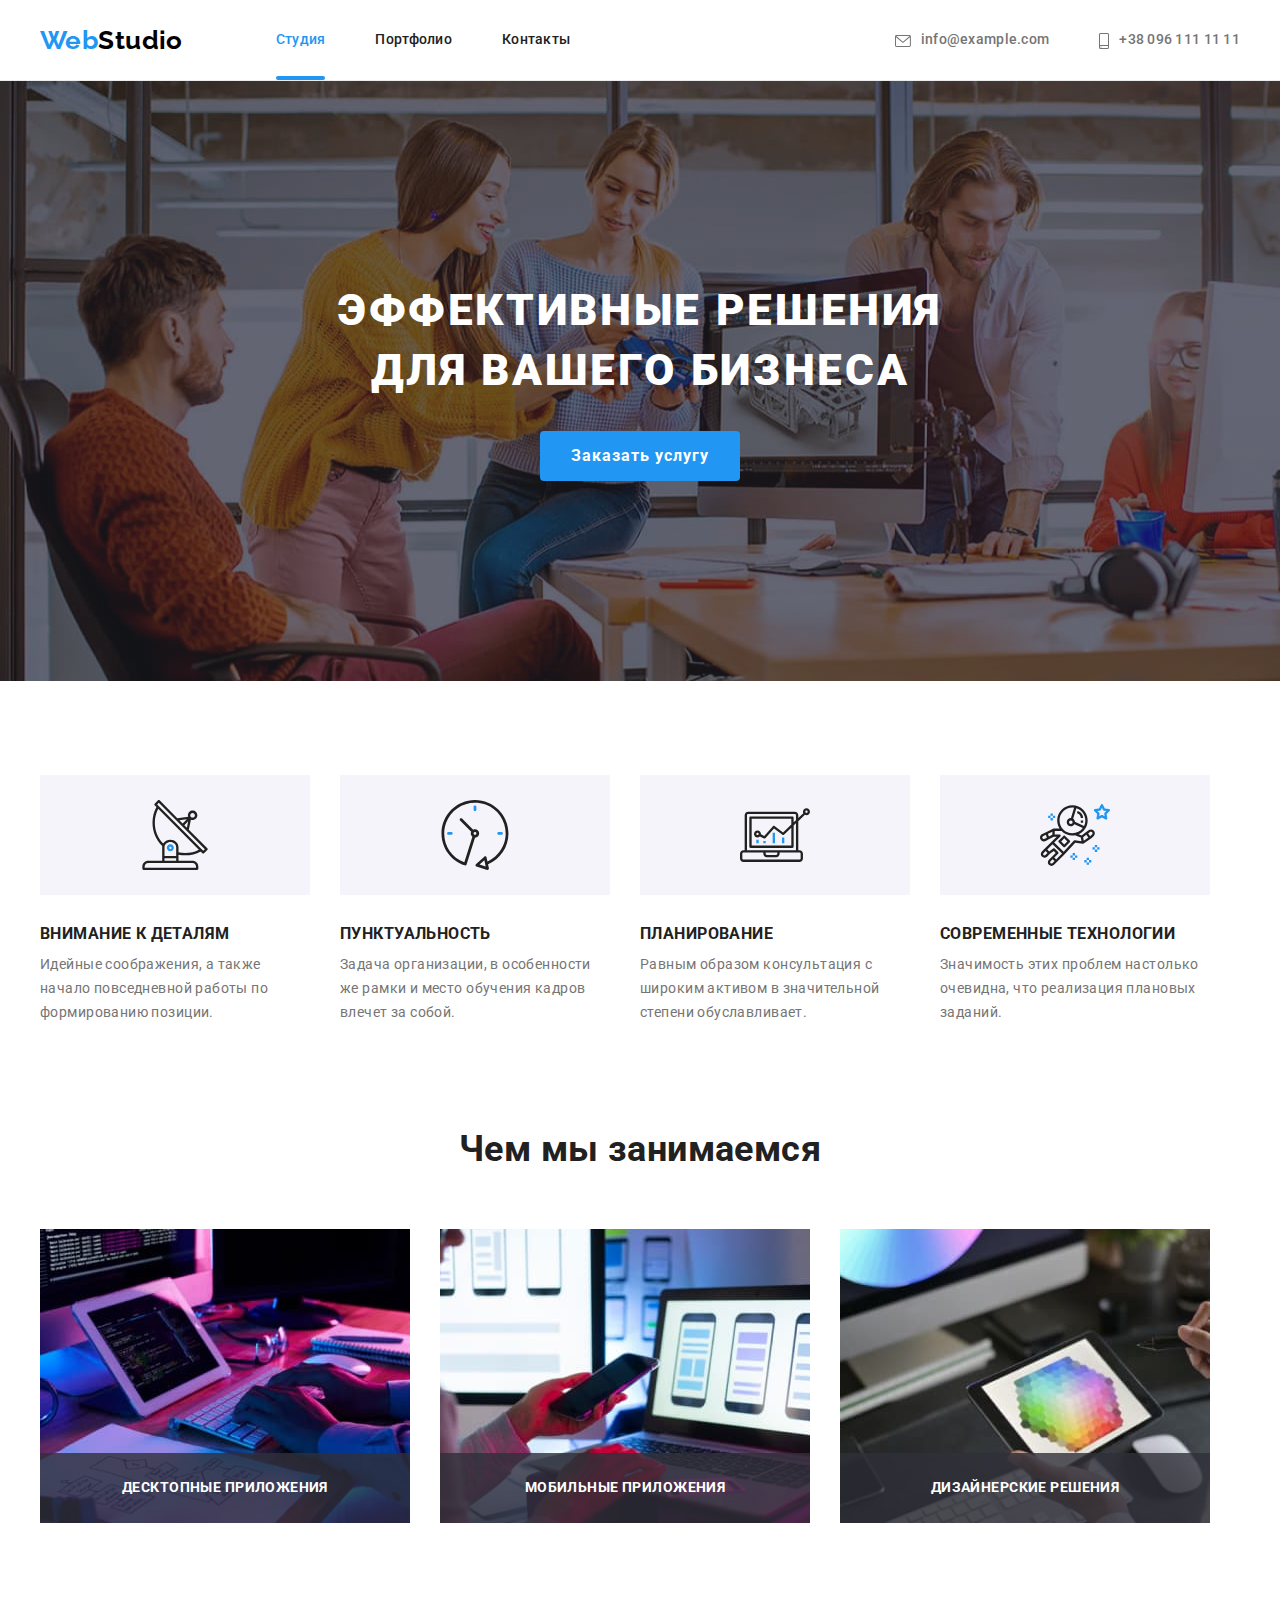
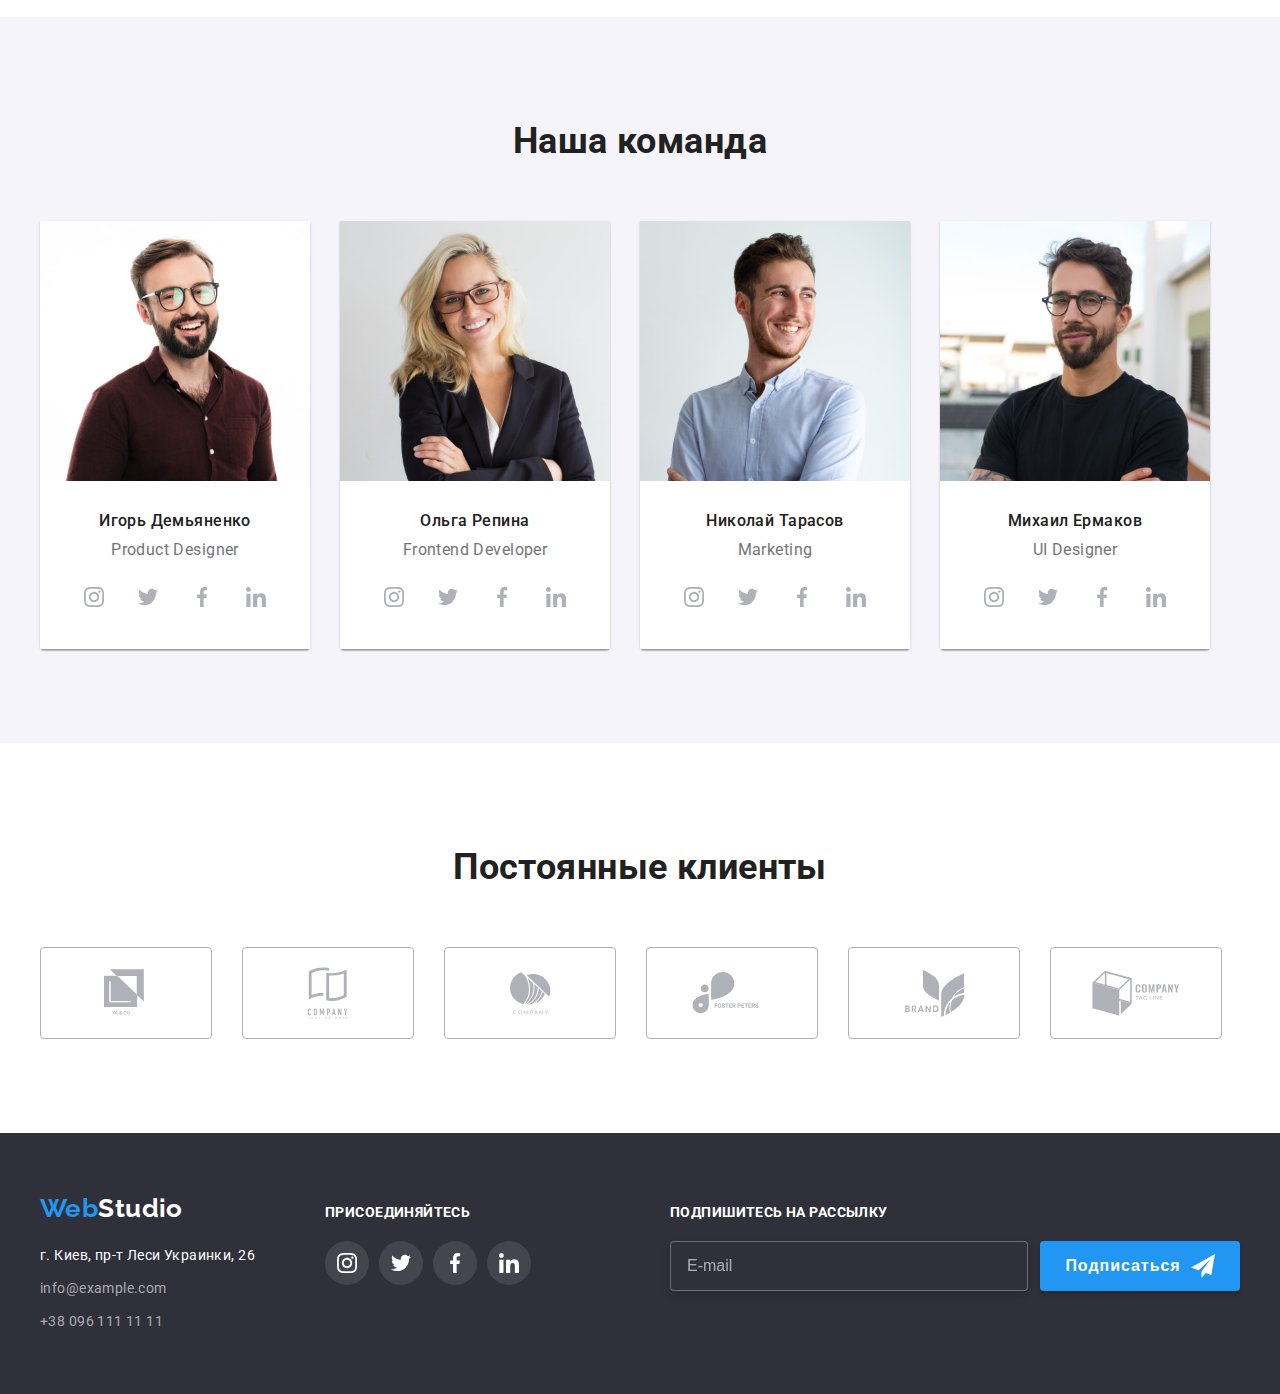
<file: index.html>
<!DOCTYPE html>
<html lang="ru">
<head>
    <meta charset="UTF-8">
    <meta name="viewport" content="width=device-width, initial-scale=1.0">
    <link rel="icon" href="./images/favicon.ico" type="image/x-icon">
    <link rel="preconnect" href="https://fonts.gstatic.com">
    <link href="https://fonts.googleapis.com/css2?family=Raleway:wght@700&family=Roboto:wght@400;500;700;900&display=swap" rel="stylesheet">
    <link rel="stylesheet" href="https://cdnjs.cloudflare.com/ajax/libs/modern-normalize/1.0.0/modern-normalize.min.css" integrity="sha512-ISS7cAi1PEhQ8jnbJpJZMd29NlhNj4AWYyLOSp2CE/CsHxTCu+r+t0D2yoJudVrd0/8fTVPUVDzY5Tvli75u/g==" crossorigin="anonymous" />
    <link rel="stylesheet" href="./css/main.min.css">
    <link rel="stylesheet" href=>
    <title>Web Studio</title>
</head>
<body>
    <!--Навигация-->
    <header class="header"> 
        <div class="conteiner main-nav">      
        <nav class="page-nave">
            <a class="logo" href="./index.html">Web<span class="accent">Studio</span></a>
            <ul class="site-nav list">
                <li class="item"><a class="link current" href="./index.html">Студия</a></li>
                <li class="item"><a class="link" href="./portfolio.html">Портфолио</a></li>
                <li class="item"><a class="link" href="">Контакты</a></li>
            </ul>
        </nav>        
            <address class="auth">
                <ul class="auth-nav">
                    <li class="item"><a class="link" href="mailto:info@example.com">
                        <svg class="icon-link" width="16" height="12"><use href="./images/sprite.svg#icon-envelope"></use>
                        </svg>info@example.com</a>
                    </li>
                    <li class="item"><a class="link"  href="tel:+380961111111">
                        <svg class="icon-link" width="10" height="16"><use href="./images/sprite.svg#icon-smartphone"></use>
                        </svg>+38 096 111 11 11</a>
                    </li>            
                </ul> 
            </address>
        </div>               
    </header>
    <main>
        <!--Hero-->
        <section class="hero">
           <div class="conteiner">
            <h1 class="hero-title">Эффективные решения <br/> 
                для вашего бизнеса</h1>
                <button data-modal-open>Заказать услугу</button>
           </div>
        </section>
        <!--Features-->
        <section class="section features">
           <div class="conteiner">
            <h2 class="visually-hidden">Особенности</h2>
            <ul class="features-list">
                <li class="item">
                    <div class="icon-features">
                        <svg width=70 height=70>
                            <use href="./images/sprite.svg#icon-antenna"></use>
                        </svg>
                    </div>
                    <h3 class="title">Внимание к деталям</h3>
                    <p>Идейные соображения, а также начало повседневной работы по формированию позиции.</p>
                </li>
                <li class="item">
                    <div class="icon-features">
                        <svg width=70 height=70>
                            <use href="./images/sprite.svg#icon-clock"></use>
                        </svg>
                    </div>
                    <h3 class="title">Пунктуальность</h3>
                    <p>Задача организации, в особенности же рамки и место обучения кадров влечет за собой.</p>
                </li>
                <li class="item">
                    <div class="icon-features">
                        <svg width=70 height=70>
                            <use href="./images/sprite.svg#icon-diagram"></use>
                        </svg>
                    </div>
                    <h3 class="title">Планирование</h3>
                    <p>Равным образом консультация с широким активом в значительной степени обуславливает.</p>
                </li>
                <li class="item">
                    <div class="icon-features">
                        <svg width=70 height=70>
                            <use href="./images/sprite.svg#icon-astronaut"></use>
                        </svg>
                    </div>
                    <h3 class="title">Современные технологии</h3>
                    <p>Значимость этих проблем настолько очевидна, что реализация плановых заданий.</p>
                </li>
            </ul>
           </div>
        </section>
        <!--Works-->
        <section class="section">
           <div class="conteiner">
            <h2 class="section-title">Чем мы занимаемся</h2>
            <ul class="works">
                <li class="item"><img src="images/box1.jpg" alt="work1" width="370">
                    <div class="works-label">Десктопные приложения</div>
                </li>
                <li class="item"><img src="images/box2.jpg" alt="work2" width="370">
                    <div class="works-label">Мобильные приложения</div>
                </li>
                <li class="item"><img src="images/box3.jpg" alt="work3" width="370">
                    <div class="works-label">Дизайнерские решения</div>
                </li>
            </ul>
           </div>
        </section>
        <!--Team-->
        <section class="section team">
            <div class="conteiner">
                <h2 class="section-title">Наша команда</h2>
            <ul class="workers">
                <li class="item"><img src="images/team1.jpg" alt="Игорь Демьяненко" width="270">                                 
                <div class="workers-info">
                    <h3 class="names">Игорь Демьяненко</h3>
                    <p class="proffeshion">Product Designer</p>
                    <ul class="social-links">
                        <li class="social-item"><a class="link-social" href="">
                            <svg width=20 height=20>
                                <use href="./images/sprite.svg#icon-instagram"></use>
                                       </svg>
                            </a></li>
                        <li class="social-item"><a class="link-social" href="">
                            <svg width=20 height=20>
                                <use href="./images/sprite.svg#icon-twitter"></use>
                                           </svg>
                        </a></li>
                        <li class="social-item"><a class="link-social" href="">
                            <svg width=20 height=20>
                                <use href="./images/sprite.svg#icon-facebook"></use>
                                           </svg>
                        </a></li>
                        <li class="social-item"><a class="link-social" href="">
                            <svg width=20 height=20>
                                <use href="./images/sprite.svg#icon-linkedin"></use>
                                           </svg>
                        </a></li>
                    </ul>
                </div>
                </li>
                <li class="item"><img src="images/team2.jpg" alt="Ольга Репина" width="270">
                <div class="workers-info">
                    <h3 class="names">Ольга Репина</h3>
                    <p class="proffeshion">Frontend Developer</p>
                    <ul class="social-links">
                        <li class="social-item"><a class="link-social" href="">
                            <svg width=20 height=20>
                                <use href="./images/sprite.svg#icon-instagram"></use>
                                       </svg>
                            </a></li>
                        <li class="social-item"><a class="link-social" href="">
                            <svg width=20 height=20>
                                <use href="./images/sprite.svg#icon-twitter"></use>
                                           </svg>
                        </a></li>
                        <li class="social-item"><a class="link-social" href="">
                            <svg width=20 height=20>
                                <use href="./images/sprite.svg#icon-facebook"></use>
                                           </svg>
                        </a></li>
                        <li class="social-item"><a class="link-social" href="">
                            <svg width=20 height=20>
                                <use href="./images/sprite.svg#icon-linkedin"></use>
                                           </svg>
                        </a></li>
                    </ul>
                </div>
                </li>
                <li class="item"><img src="images/team3.jpg" alt="Николай Тарасов" width="270">
                <div class="workers-info">
                    <h3 class="names">Николай Тарасов</h3>
                    <p class="proffeshion">Marketing</p>
                    <ul class="social-links">
                        <li class="social-item"><a class="link-social" href="">
                            <svg width=20 height=20>
                                <use href="./images/sprite.svg#icon-instagram"></use>
                                       </svg>
                            </a></li>
                        <li class="social-item"><a class="link-social" href="">
                            <svg width=20 height=20>
                                <use href="./images/sprite.svg#icon-twitter"></use>
                                           </svg>
                        </a></li>
                        <li class="social-item"><a class="link-social" href="">
                            <svg width=20 height=20>
                                <use href="./images/sprite.svg#icon-facebook"></use>
                                           </svg>
                        </a></li>
                        <li class="social-item"><a class="link-social" href="">
                            <svg width=20 height=20>
                                <use href="./images/sprite.svg#icon-linkedin"></use>
                                           </svg>
                        </a></li>
                    </ul>
                </div>
                </li>
                <li class="item"><img src="images/team4.jpg" alt="Михаил Ермаков" width="270">
                <div class="workers-info">
                    <h3 class="names">Михаил Ермаков</h3>
                    <p class="proffeshion">UI Designer</p>
                    <ul class="social-links">
                        <li class="social-item"><a class="link-social" href="">
                            <svg width=20 height=20>
                                <use href="./images/sprite.svg#icon-instagram"></use>
                                       </svg>
                            </a></li>
                        <li class="social-item"><a class="link-social" href="">
                            <svg width=20 height=20>
                                <use href="./images/sprite.svg#icon-twitter"></use>
                                           </svg>
                        </a></li>
                        <li class="social-item"><a class="link-social" href="">
                            <svg width=20 height=20>
                                <use href="./images/sprite.svg#icon-facebook"></use>
                                           </svg>
                        </a></li>
                        <li class="social-item"><a class="link-social" href="">
                            <svg width=20 height=20>
                                <use href="./images/sprite.svg#icon-linkedin"></use>
                                           </svg>
                        </a></li>
                    </ul>
                </div>
                </li>
            </ul>
            </div>
        </section>
        <!-- Clients -->
        <section class="section partners">
            <div class="conteiner">
                <h2 class="section-title">Постоянные клиенты</h2>
                <ul class="clients">
                    <li class="item"><a class="clients-link" href="">
                        <svg class="icon-clients" width=44 height=49>
                            <use href="./images/sprite.svg#icon-Client-1"></use>
                                   </svg>
                        </a></li>
                    <li class="item"><a class="clients-link" href="">
                        <svg class="icon-clients" width=40 height=52>
                            <use href="./images/sprite.svg#icon-Client-2"></use>
                                   </svg>
                        </a></li>
                    <li class="item"><a class="clients-link" href="">
                        <svg class="icon-clients" width=41 height=43>
                            <use href="./images/sprite.svg#icon-Client-3"></use>
                                   </svg>
                        </a></li>
                    <li class="item"><a class="clients-link" href="">
                        <svg class="icon-clients" width=80 height=42>
                            <use href="./images/sprite.svg#icon-Client-4"></use>
                                   </svg>
                        </a></li>
                    <li class="item"><a class="clients-link" href="">
                        <svg class="icon-clients" width=59 height=47>
                            <use href="./images/sprite.svg#icon-Client-5"></use>
                                   </svg>
                        </a></li>
                    <li class="item"><a class="clients-link" href="">
                        <svg class="icon-clients" width=88 height=45>
                            <use href="./images/sprite.svg#icon-Client-6"></use>
                                   </svg>
                        </a></li>
                </ul>
            </div>
        </section>

        <!-- backdrop -->
        <div class="backdrop is-hidden" data-modal>
            <div class="modal">
                <button class="modal-close" data-modal-close>
                    <svg class="close" width=18 height=18>
                        <use href="./images/sprite.svg#icon-close"></use>
                    </svg>
                </button>
                <form class="modal-form js-send-form" autocomplete="off">
                    <span class="modal-title">Оставьте свои данные, мы вам перезвоним</span>
                    <label class="form-label">
                        <span class="imput-title">Имя</span>
                        <input class="inputs" type="text" name="name">
                        <svg width=18 height=18>
                            <use href="./images/sprite.svg#icon-person"></use>
                        </svg>
                    </label>
                    <label class="form-label">
                        <span class="imput-title">Телефон</span>
                        <input class="inputs" type="tel" name="tel">
                        <svg width=18 height=18>
                            <use href="./images/sprite.svg#icon-phone"></use>
                        </svg>
                    </label>
                    <label class="form-label">
                        <span class="imput-title">Почта</span>
                        <input class="inputs" type="email" name="email">
                        <svg width=18 height=18>
                            <use href="./images/sprite.svg#icon-email"></use>
                        </svg>
                    </label>
                    <label for="comment">
                        <span class="imput-title">Комментарий</span>
                    </label>
                    <textarea class="comment" name="comment" id="comment" placeholder="Введите текст"></textarea>
                    <div class="agreement">
                        <label>
                        <input class="checkbox visually-hidden" type="checkbox" name="agreement" id="agreement">
                        <span class="check">Соглашаюсь с рассылкой и принимаю <a href="#">Условия договора</a></span>
                        </label>
                    </div>
                    <button class="modal-button" type="submit">Отправить</button>
                </form>
            </div>
        </div>
    </main>
    <footer class="footer">
        <div class="conteiner">
            <div>
            <a class="logo" href="index.html">Web<span class="accent-foot">Studio</span></a>
        <!--Contacts-->
        <address class="auth">        
            <ul>
                <li><a class="map" href="#">г. Киев, пр-т Леси Украинки, 26</a></li>
                <li class="contact-us"><a class="contacts" href="mailto:info@example.com">info@example.com</a></li>
                <li class="contact-us"><a class="contacts" href="tel:+380961111111">+38 096 111 11 11</a></li>            
            </ul>
        </address>
        </div>
        <!-- Subscribe -->
        <div class="subscribe">
            <p class="join">присоединяйтесь</p>
            <ul class="social-links">
                <li class="social-item"><a class="link-social" href="">
                    <svg width=20 height=20>
                        <use href="./images/sprite.svg#icon-instagram"></use>
                               </svg>
                    </a></li>
                <li class="social-item"><a class="link-social" href="">
                    <svg width=20 height=20>
                        <use href="./images/sprite.svg#icon-twitter"></use>
                                   </svg>
                </a></li>
                <li class="social-item"><a class="link-social" href="">
                    <svg width=20 height=20>
                        <use href="./images/sprite.svg#icon-facebook"></use>
                                   </svg>
                </a></li>
                <li class="social-item"><a class="link-social" href="">
                    <svg width=20 height=20>
                        <use href="./images/sprite.svg#icon-linkedin"></use>
                                   </svg>
                </a></li>
            </ul>
        </div>
        <!-- E-mail form -->

        <form class="mail-form js-footer-send-form">
            <p class="join">Подпишитесь на рассылку</p>
            <div class="mail-enter">
            <input class="mail" type="email" name="mail" id="mail" placeholder="E-mail">
            <button class="mail-btn" type="submit">Подписаться
                <svg class="send" width=24 height=24>
                    <use href="./images/sprite.svg#icon-send"></use>
                </svg>
            </button>
            </div>
        </form>
    </div>
    </footer>    

    <script src="./js/modal.js"></script>
    <script>
        (() => {
  document
    .querySelector('.js-footer-send-form')
    .addEventListener('submit', e => {
    e.preventDefault();

    new FormData(e.currentTarget).forEach((value, name) =>
      console.log(`${name}: ${value}`),
    );
  });
})();
    </script>
    <script>
        (() => {
  document
    .querySelector('.js-send-form')
    .addEventListener('submit', e => {
    e.preventDefault();

    new FormData(e.currentTarget).forEach((value, name) =>
      console.log(`${name}: ${value}`),
    );
  });
})();
    </script>
</body>
</html>
</file>
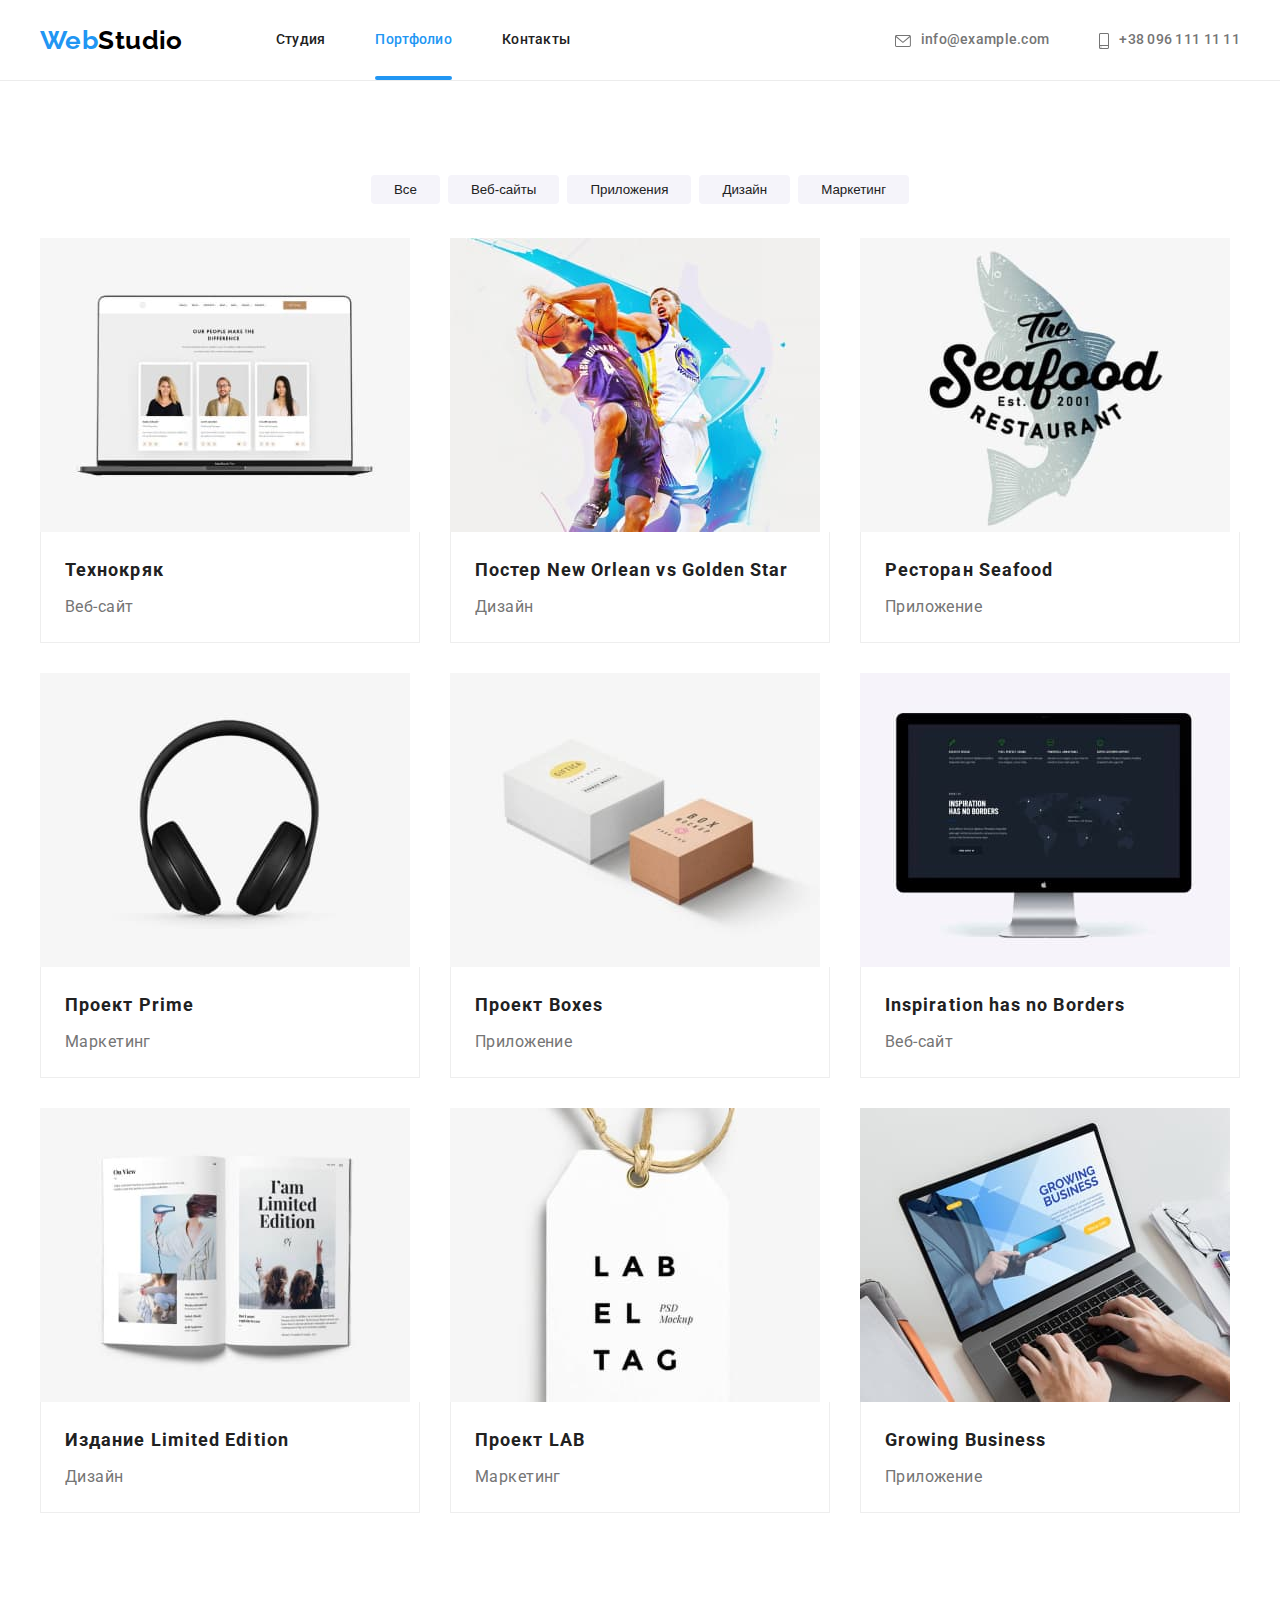
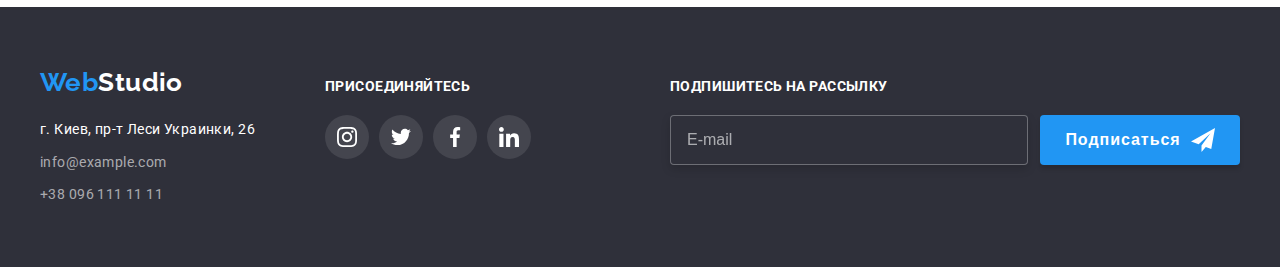
<file: portfolio.html>
<!DOCTYPE html>
<html lang="ru">
<head>
    <meta charset="UTF-8">
    <meta name="viewport" content="width=device-width, initial-scale=1.0">
    <link rel="icon" href="./images/favicon.ico" type="image/x-icon">
    <link rel="preconnect" href="https://fonts.gstatic.com">
    <link href="https://fonts.googleapis.com/css2?family=Raleway:wght@700&family=Roboto:wght@400;500;700;900&display=swap" rel="stylesheet">
    <link rel="stylesheet" href="https://cdnjs.cloudflare.com/ajax/libs/modern-normalize/1.0.0/modern-normalize.min.css" integrity="sha512-ISS7cAi1PEhQ8jnbJpJZMd29NlhNj4AWYyLOSp2CE/CsHxTCu+r+t0D2yoJudVrd0/8fTVPUVDzY5Tvli75u/g==" crossorigin="anonymous" />
    <link rel="stylesheet" href="./css/main.min.css">
    <title>Portfolio</title>
</head>
<body>
    <!--Навигация-->
    <header class="header">       
        <div class="conteiner main-nav">      
            <nav class="page-nave">
                <a class="logo" href="./index.html">Web<span class="accent">Studio</span></a>
                <ul class="site-nav">
                    <li class="item"><a class="link" href="./index.html">Студия</a></li>
                    <li class="item"><a class="link current" href="./portfolio.html">Портфолио</a></li>
                    <li class="item"><a class="link" href="">Контакты</a></li>
                </ul>
            </nav>        
            <address class="auth">
                <ul class="auth-nav">
                    <li class="item"><a class="link" href="mailto:info@example.com">
                        <svg class="icon-link" width="16" height="12"><use href="./images/sprite.svg#icon-envelope"></use>
                        </svg>info@example.com</a>
                    </li>
                    <li class="item"><a class="link"  href="tel:+380961111111">
                        <svg class="icon-link" width="10" height="16"><use href="./images/sprite.svg#icon-smartphone"></use>
                        </svg>+38 096 111 11 11</a>
                    </li>            
                </ul> 
            </address>
        </div>       
    </header>
    <main>
        <h1 class="visually-hidden">Галерея</h1>
     <section class="conteiner portfolio">
        <h2 class="visually-hidden">Фильтр</h2>
        <ul class="filter">
            <li class="item"><button class="filter-btn">Все</button></li>
            <li class="item"><button class="filter-btn">Веб-сайты</button></li>
            <li class="item"><button class="filter-btn">Приложения</button></li>
            <li class="item"><button class="filter-btn">Дизайн</button></li>
            <li class="item"><button class="filter-btn">Маркетинг</button></li>
        </ul>        
         <h2 class="visually-hidden">Наши работы</h2>
         <ul class="work-list">
             <li class="work-item">
                 <a class="work-link" href="">
                     <div class="work-image">
                        <img src="./images/work1.jpg" alt="Tehnocryack">
                            <p class="image-overlay">
                                Технокряк это современная площадка распространения коронавируса. Компании используют эту платформу для цифрового шпионажа и атак на защищённые сервера конкурентов.
                            </p>
                        </div>
            <div class="work-content">
                <h3 class="title">Технокряк</h3>
            <p>Веб-сайт</p>
            </div>
            </a>
            </li>
             <li class="work-item">
                 <a class="work-link" href="">
                    <div class="work-image">
                     <img src="./images/work2.jpg" alt="Poster">
                     <p class="image-overlay">
                        Технокряк это современная площадка распространения коронавируса. Компании используют эту платформу для цифрового шпионажа и атак на защищённые сервера конкурентов.
                    </p>
                </div>
            <div class="work-content">
                <h3 class="title">Постер New Orlean vs Golden Star</h3>
            <p>Дизайн</p>
            </div>
            </a>
            </li>
            <li class="work-item">
                <a class="work-link" href="">
                    <div class="work-image">
                    <img src="./images/work3.jpg" alt="Restaurant">
                    <p class="image-overlay">
                        Технокряк это современная площадка распространения коронавируса. Компании используют эту платформу для цифрового шпионажа и атак на защищённые сервера конкурентов.
                    </p>
                </div>
            <div class="work-content">
                <h3 class="title">Ресторан Seafood</h3>
            <p>Приложение</p>
            </div>
            </a>
            </li>
             <li class="work-item">
                 <a class="work-link" href="">
                    <div class="work-image">
                     <img src="./images/work4.jpg" alt="Prime">
                     <p class="image-overlay">
                        Технокряк это современная площадка распространения коронавируса. Компании используют эту платформу для цифрового шпионажа и атак на защищённые сервера конкурентов.
                    </p>
                </div>
            <div class="work-content">
                <h3 class="title">Проект Prime</h3>
            <p>Маркетинг</p>
            </div>
            </a>
            </li>
             <li class="work-item">
                 <a class="work-link" href="">
                    <div class="work-image">
                     <img src="./images/work5.jpg" alt="Boxes">
                     <p class="image-overlay">
                        Технокряк это современная площадка распространения коронавируса. Компании используют эту платформу для цифрового шпионажа и атак на защищённые сервера конкурентов.
                    </p>
                </div>
            <div class="work-content">
                <h3 class="title">Проект Boxes</h3>
            <p>Приложение</p>
            </div>
            </a>
            </li>
             <li class="work-item">
                 <a class="work-link" href="">
                    <div class="work-image">
                     <img src="./images/work6.jpg" alt="Inspiration">
                     <p class="image-overlay">
                        Технокряк это современная площадка распространения коронавируса. Компании используют эту платформу для цифрового шпионажа и атак на защищённые сервера конкурентов.
                    </p>
                </div>
            <div class="work-content">
                <h3 class="title">Inspiration has no Borders</h3>
            <p>Веб-сайт</p>
            </div>
            </a>
            </li>
             <li class="work-item">
                 <a class="work-link" href="">
                    <div class="work-image">
                     <img src="./images/work7.jpg" alt="Edition">
                     <p class="image-overlay">
                        Технокряк это современная площадка распространения коронавируса. Компании используют эту платформу для цифрового шпионажа и атак на защищённые сервера конкурентов.
                    </p>
                </div>
            <div class="work-content">
                <h3 class="title">Издание Limited Edition</h3>
            <p>Дизайн</p> 
            </div>
            </a>
            </li>
            <li class="work-item">
                <a class="work-link" href="">
                    <div class="work-image">
                    <img src="./images/work8.jpg" alt="LAB">
                    <p class="image-overlay">
                        Технокряк это современная площадка распространения коронавируса. Компании используют эту платформу для цифрового шпионажа и атак на защищённые сервера конкурентов.
                    </p>
                </div>
            <div class="work-content">
                <h3 class="title">Проект LAB</h3>
            <p>Маркетинг</p>
            </div>
            </a>
            </li>
             <li class="work-item">
                 <a class="work-link" href="">
                    <div class="work-image">
                     <img src="./images/work9.jpg" alt="Busines">
                     <p class="image-overlay">
                        Технокряк это современная площадка распространения коронавируса. Компании используют эту платформу для цифрового шпионажа и атак на защищённые сервера конкурентов.
                    </p>
                </div>
            <div class="work-content">
                <h3 class="title">Growing Business</h3>
            <p>Приложение</p>
            </div>
            </a>
            </li>
         </ul>
     </section> 
    </main>
    <footer class="footer">
        <div class="conteiner">
            <div>
                <a class="logo" href="index.html">Web<span class="accent-foot">Studio</span></a>
            <!--Contacts-->
            <address class="auth">        
                <ul>
                    <li><a class="map" href="#">г. Киев, пр-т Леси Украинки, 26</a></li>
                    <li class="contact-us"><a class="contacts" href="mailto:info@example.com">info@example.com</a></li>
                    <li class="contact-us"><a class="contacts" href="tel:+380961111111">+38 096 111 11 11</a></li>            
                </ul>
            </address>
            </div>
            <!-- Subscribe -->
            <div class="subscribe">
                <p class="join">присоединяйтесь</p>
                <ul class="social-links">
                    <li class="social-item"><a class="link-social" href="">
                        <svg width=20 height=20>
                            <use href="./images/sprite.svg#icon-instagram"></use>
                                   </svg>
                        </a></li>
                    <li class="social-item"><a class="link-social" href="">
                        <svg width=20 height=20>
                            <use href="./images/sprite.svg#icon-twitter"></use>
                                       </svg>
                    </a></li>
                    <li class="social-item"><a class="link-social" href="">
                        <svg width=20 height=20>
                            <use href="./images/sprite.svg#icon-facebook"></use>
                                       </svg>
                    </a></li>
                    <li class="social-item"><a class="link-social" href="">
                        <svg width=20 height=20>
                            <use href="./images/sprite.svg#icon-linkedin"></use>
                                       </svg>
                    </a></li>
                </ul>
            </div>
            <!-- E-mail form -->

        <form class="mail-form js-footer-send-form">
            <p class="join">Подпишитесь на рассылку</p>
            <div class="mail-enter">
            <input class="mail" type="email" name="mail" id="mail" placeholder="E-mail">
            <button class="mail-btn" type="submit">Подписаться
                <svg class="send" width=24 height=24>
                    <use href="./images/sprite.svg#icon-send"></use>
                </svg>
            </button>
            </div>
        </form>
        </div>
    </footer>    
    
    <script>
        (() => {
  document
    .querySelector('.js-footer-send-form')
    .addEventListener('submit', e => {
    e.preventDefault();

    new FormData(e.currentTarget).forEach((value, name) =>
      console.log(`${name}: ${value}`),
    );
  });
})();
    </script>
</body>
</html>
</file>
<file: css/main.min.css>
.hero button,.mail-btn,.modal-button{width:200px;height:50px;font-size:16px;line-height:1.87;letter-spacing:0.06em;color:#fff;background-color:#2196F3;border-radius:4px;border:none}a{text-decoration:none}ul{list-style:none;margin:0;padding:0}body{margin:0;background-color:#fff;color:#757575;font-family:"Roboto",sans-serif;font-size:14px;font-weight:400;letter-spacing:.03em}.visually-hidden{position:absolute;width:1px;height:1px;margin:-1px;border:0;padding:0;clip:rect(0 0 0 0);overflow:hidden}.conteiner{margin:0 auto;width:1200px;padding-left:15px;padding-right:15px}.main-nav{display:flex;align-items:center}.page-nave{display:flex;align-items:center}.logo{color:#2196F3;font-family:"Raleway",sans-serif;font-weight:700;font-size:26px;line-height:1.19}.accent{color:#000}.site-nav{display:flex;margin-left:93px}.site-nav .item:not(:last-child){margin-right:50px}.site-nav .link.current{color:#2196F3}.site-nav .link.current::after{content:'';position:absolute;bottom:0;display:block;width:100%;height:4px;border-radius:2px;background-color:#2196F3}.site-nav .link{display:block;padding-top:32px;padding-bottom:32px;position:relative;color:#212121;font-weight:500;line-height:1.14;letter-spacing:0.02em;transition:color 250ms cubic-bezier(0.4, 0, 0.2, 1)}.site-nav .link:hover,.site-nav .link:focus{color:#2196F3}.auth-nav{display:flex}.auth-nav .item+.item{margin-left:50px}.auth .link{color:#757575;font-style:normal;font-weight:500;line-height:1.2;letter-spacing:0.02em;transition:color 250ms cubic-bezier(0.4, 0, 0.2, 1)}.auth .link:hover,.auth .link:focus{color:#2196F3}.icon-link{fill:currentColor;vertical-align:middle;margin-right:10px}.auth{margin-left:auto}.header{border-bottom:1px solid #ECECEC}.hero{padding-top:200px;padding-bottom:200px;margin-left:auto;margin-right:auto;max-width:1600px;background-color:#2F303A;background-image:linear-gradient(to right, rgba(47,48,58,0.4), rgba(47,48,58,0.4)),url(../images/hero.jpg);background-repeat:no-repeat;background-size:cover;text-align:center}.hero-title{margin-top:0;margin-bottom:30px;color:#fff;font-weight:900;line-height:1.36;letter-spacing:0.06em;text-transform:uppercase;font-size:44px}.hero button{padding:10px 31px;font-family:inherit;font-weight:700;transition:background-color 250ms cubic-bezier(0.4, 0, 0.2, 1)}.hero button:hover,.hero button:focus{background-color:#188CE8;cursor:pointer}.section:not(:last-child){padding-bottom:94px}.section-title{margin-top:0;margin-bottom:50px;color:#212121;font-weight:700;line-height:1.67;text-align:center;font-size:36px}.features{padding-top:94px}.features-list{display:flex;line-height:1.71}.features-list .title{margin-top:0;margin-bottom:10px;color:#212121;font-weight:700;line-height:1.14;text-transform:uppercase}.features-list .item{max-width:270px}.features-list .item:not(:last-child){margin-right:30px}.icon-features{display:flex;height:120px;justify-content:center;align-items:center;margin-bottom:30px;background-color:#F5F4FA}li p{margin-top:0;margin-bottom:0}.works{display:flex}.works .item{position:relative}.works .item:not(:last-child){margin-right:30px}.works img{display:block}.works-label{position:absolute;bottom:0;left:0;display:flex;justify-content:center;align-items:center;width:370px;height:70px;font-weight:700;line-height:1.14;text-transform:uppercase;color:#fff;background-color:rgba(47,48,58,0.8)}.team{background-color:#F5F4FA;padding-top:94px;padding-bottom:94px;margin-left:auto;margin-right:auto}.team .item{width:270px;text-align:center;box-shadow:0px 1px 3px rgba(0,0,0,0.12),0px 1px 1px rgba(0,0,0,0.14),0px 2px 1px rgba(0,0,0,0.2);border-radius:0px 0px 4px 4px}.team .item:not(:last-child){margin-right:30px}.workers{display:flex}.workers-info{padding-top:30px;padding-right:10px;padding-bottom:30px;padding-left:10px;background-color:#fff}.team img{display:block}.names{margin-top:0;margin-bottom:10px;color:#212121;font-weight:500;line-height:1.19;font-size:16px}.proffeshion{margin-bottom:16px;font-size:16px;line-height:1.19}.social-links{display:flex;justify-content:center}.social-links .social-item+.social-item{margin-left:10px}.social-item .link-social{display:flex;width:44px;height:44px;justify-content:center;align-items:center;border-radius:50%;color:#afb1b8;transition:background-color 250ms cubic-bezier(0.4, 0, 0.2, 1),color 250ms cubic-bezier(0.4, 0, 0.2, 1)}.social-item .link-social:hover,.social-item .link-social:focus{background-color:#2196F3;color:#fff}.social-item svg{fill:currentColor}.clients{display:flex}.clients .item:not(:last-child){margin-right:30px}.clients-link{display:flex;justify-content:center;align-items:center;width:170px;height:90px;color:#AFB1B8;border:1px solid #AFB1B8;border-radius:4px;transition:color 250ms cubic-bezier(0.4, 0, 0.2, 1),border-color 250ms cubic-bezier(0.4, 0, 0.2, 1)}.clients-link:hover,.clients-link:focus{color:#2196F3;border-color:#2196F3}.icon-clients{fill:currentColor}.partners{padding-top:94px;padding-bottom:94px}.footer{background-color:#2F303A}.footer .conteiner{display:flex;padding-top:60px;padding-bottom:60px;align-items:baseline}.footer .logo{display:block;margin-top:0;margin-bottom:20px}.accent-foot,.map{color:#fff}.map{font-style:normal;line-height:1.71}.contacts{color:rgba(255,255,255,0.6);font-style:normal;line-height:1.71}.contact-us{margin-top:9px}.subscribe{margin-left:70px}.subscribe .link-social{background-color:rgba(255,255,255,0.1);color:#fff}.join{display:block;margin-top:0;margin-bottom:20px;color:#fff;font-style:normal;font-weight:700;line-height:1.14;text-transform:uppercase}.mail-form{margin-left:auto}.mail{display:flex;width:358px;height:50px;padding-left:16px;margin-right:12px;justify-content:center;align-items:flex-start;border:1px solid rgba(255,255,255,0.3);box-sizing:border-box;filter:drop-shadow(0px 4px 4px rgba(0,0,0,0.15));border-radius:4px;font-style:normal;font-size:16px;line-height:1.25;color:rgba(255,255,255,0.6);background-color:#2F303A}.mail::placeholder{font-style:normal;font-size:16px;line-height:1.25;color:rgba(255,255,255,0.6)}.mail-btn{display:flex;justify-content:center;align-items:center;font-style:normal;font-weight:700;box-shadow:0px 4px 4px rgba(0,0,0,0.15)}.mail-btn:hover{cursor:pointer}.send{margin-left:10px}.mail-enter{display:flex;align-items:center}.backdrop{position:fixed;top:0;left:0;width:100%;height:100%;z-index:2;background-color:rgba(0,0,0,0.2);opacity:1;transition:opacity 250ms cubic-bezier(0.4, 0, 0.2, 1)}.backdrop.is-hidden{visibility:hidden;opacity:0;pointer-events:none}.backdrop.is-hidden .modal{transform:translate(-50%, -50%) scale(0.9);opacity:0}.modal{position:absolute;top:50%;left:50%;width:528px;height:581px;padding:40px;box-shadow:0px 1px 3px rgba(0,0,0,0.12),0px 1px 1px rgba(0,0,0,0.14),0px 2px 1px rgba(0,0,0,0.2);border-radius:4px;background:#fff;transform:translate(-50%, -50%) scale(1);opacity:1;transition:transform 250ms cubic-bezier(0.4, 0, 0.2, 1),opacity 250ms cubic-bezier(0.4, 0, 0.2, 1)}.modal-close{position:absolute;top:8px;right:8px;width:30px;height:30px;padding:0;display:flex;justify-content:center;align-items:center;color:#000;background-color:#fff;border:1px solid rgba(0,0,0,0.1);border-radius:50%;outline:transparent;transition:color 250ms cubic-bezier(0.4, 0, 0.2, 1)}.modal-close:hover,.modal-close:focus{color:#2196F3}.close{fill:currentColor}.modal-form{display:flex;flex-direction:column}.modal-form .form-label{position:relative}.modal-title{font-family:"Roboto",sans-serif;font-style:normal;font-weight:700;font-size:20px;line-height:1.15;text-align:center;letter-spacing:0.03em;color:#212121;margin-bottom:12px}.imput-title{display:block;font-family:"Roboto",sans-serif;font-style:normal;font-size:12px;line-height:1.17;letter-spacing:0.01em;color:#757575;margin-bottom:4px}.inputs{width:448px;height:40px;padding:11px 42px;border:1px solid rgba(33,33,33,0.2);border-radius:4px;margin-bottom:10px;outline:transparent;cursor:pointer;transition:border 250ms cubic-bezier(0.4, 0, 0.2, 1)}.form-label svg{position:absolute;top:29px;left:12px;fill:#000;transition:fill 250ms cubic-bezier(0.4, 0, 0.2, 1)}.comment{width:448px;height:120px;padding:12px 16px;border:1px solid rgba(33,33,33,0.2);border-radius:4px;margin-bottom:20px;outline:transparent;cursor:pointer;transition:border 250ms cubic-bezier(0.4, 0, 0.2, 1)}.comment::placeholder{font-family:"Roboto",sans-serif;font-style:normal;font-weight:400;font-size:12px;line-height:1.17;letter-spacing:0.01em;color:rgba(117,117,117,0.5)}.inputs:focus-within,.comment:focus-within{border:1px solid #2196F3}.inputs:focus-within ~ svg{fill:#2196F3}.agreement{display:flex;justify-content:center;margin-bottom:30px;font-style:normal;line-height:1.71;color:#757575}.check{display:flex;align-items:center}.check::before{display:inline-block;content:'';width:16px;height:15px;margin-right:8px;background-image:url(../images/checkbox.svg);fill:#212121;transition:fill 250ms cubic-bezier(0.4, 0, 0.2, 1),background-color 250ms cubic-bezier(0.4, 0, 0.2, 1),background-image 250ms cubic-bezier(0.4, 0, 0.2, 1)}.checkbox:checked+.check::before{background-color:#2196F3;background-image:url(../images/check.svg);border-radius:2px}.agreement label{position:relative;display:block;padding-left:12px}.agreement a{position:relative;color:#2196F3}.agreement a:before{position:absolute;left:0;bottom:4px;content:'';height:1px;width:100%;background-color:currentColor}.modal-button{margin-right:auto;margin-left:auto;font-family:"Roboto",sans-serif;font-style:normal;font-weight:700;box-shadow:0px 4px 4px rgba(0,0,0,0.15);transition:background-color 250ms cubic-bezier(0.4, 0, 0.2, 1)}.modal-button:hover,.modal-button:focus{background-color:#188CE8;cursor:pointer}.filter{display:flex;margin-bottom:34px;justify-content:center}.filter .item:not(:last-child){margin-right:8px}.filter-btn{padding:6px 22px;background-color:#F5F4FA;color:#212121;border-radius:4px;border:1px solid transparent;transition:color 250ms cubic-bezier(0.4, 0, 0.2, 1),background-color 250ms cubic-bezier(0.4, 0, 0.2, 1),box-shadow 250ms cubic-bezier(0.4, 0, 0.2, 1)}.filter-btn:hover,.filter-btn:focus{background-color:#2196F3;color:#fff;box-shadow:0px 3px 1px rgba(0,0,0,0.1),0px 1px 2px rgba(0,0,0,0.08),0px 2px 2px rgba(0,0,0,0.12)}.portfolio{padding-top:94px;padding-bottom:94px}.work-list{display:flex;flex-wrap:wrap}.work-list .title{color:#212121;font-weight:700;font-size:18px;line-height:2;letter-spacing:0.06em;margin-top:0;margin-bottom:4px}.work-item{background-color:#fff;width:calc((100% - 60px) / 3)}.work-item:not(:nth-child(3n)){margin-right:30px}.work-item:not(:nth-last-child(-n+3)){margin-bottom:30px}.work-link{display:block;transition:box-shadow 250ms cubic-bezier(0.4, 0, 0.2, 1)}.work-link:hover,.work-link:focus{box-shadow:0px 1px 1px rgba(0,0,0,0.12),0px 4px 4px rgba(0,0,0,0.06),1px 4px 6px rgba(0,0,0,0.16)}.work-link:hover .image-overlay,.work-link:focus .image-overlay{opacity:1;transform:translateY(0)}.work-item img{display:block}.work-image{position:relative;overflow:hidden}.image-overlay{position:absolute;top:0;left:0;transform:translateY(100%);width:100%;height:100%;padding:63px 24px;font-size:18px;line-height:1.56;color:#fff;background-color:rgba(33,150,243,0.9);opacity:0;transition:opacity 250ms cubic-bezier(0.4, 0, 0.2, 1),transform 250ms cubic-bezier(0.4, 0, 0.2, 1)}.work-content{padding-top:20px;padding-left:24px;padding-right:24px;padding-bottom:20px;border-left:1px solid #eee;border-right:1px solid #eee;border-bottom:1px solid #eee}.work-content p{color:#757575;font-size:16px;line-height:1.87}
/*# sourceMappingURL=main.min.css.map */
</file>
